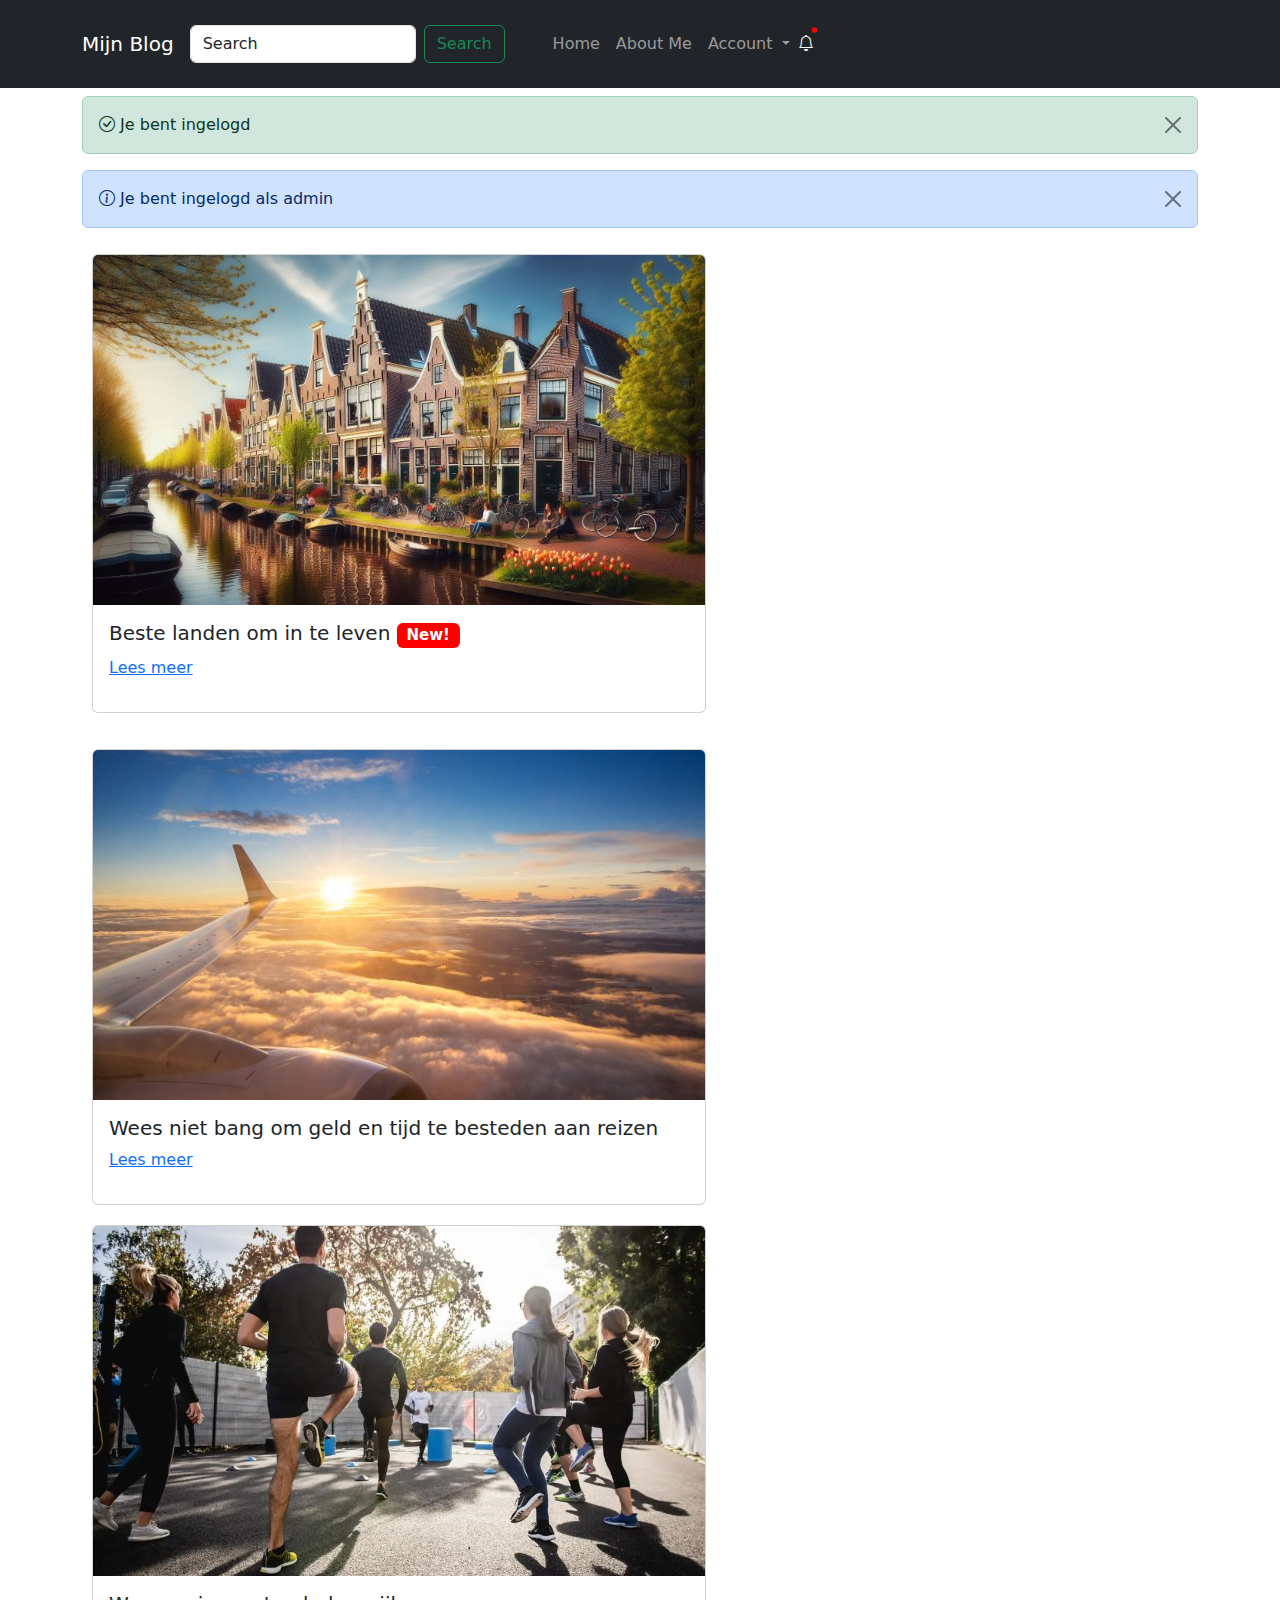
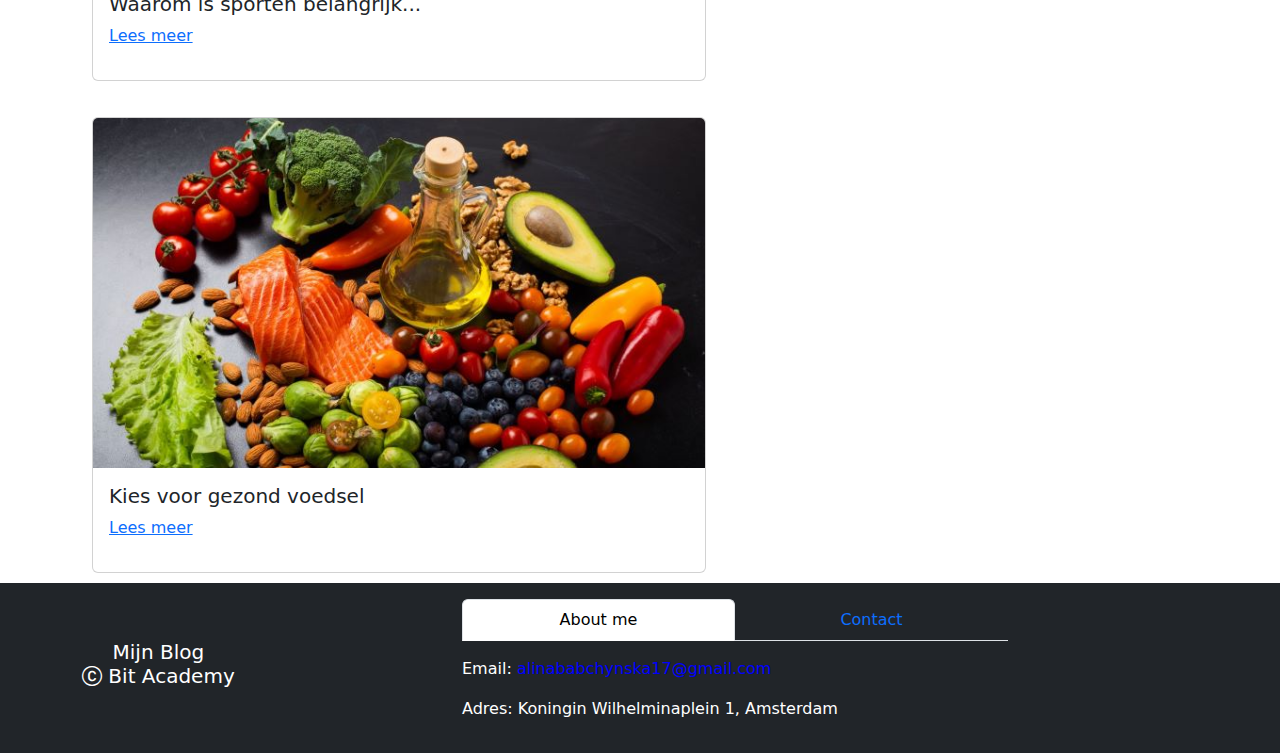
<file: Blog/index.html>
<!DOCTYPE html>
<html lang="en">

<head>
  <meta charset="UTF-8">
  <meta name="viewport" content="width=device-width, initial-scale=1.0">
  <title>Mijn blog</title>
  <link href="https://cdn.jsdelivr.net/npm/bootstrap@5.3.3/dist/css/bootstrap.min.css" rel="stylesheet"
    integrity="sha384-QWTKZyjpPEjISv5WaRU9OFeRpok6YctnYmDr5pNlyT2bRjXh0JMhjY6hW+ALEwIH" crossorigin="anonymous">
    <link rel="stylesheet" href="https://cdn.jsdelivr.net/npm/bootstrap-icons@1.11.3/font/bootstrap-icons.min.css">
  <style>
    .card-img-top {
      aspect-ratio: 16/9;
      object-fit: cover;
      height: 350px;
    }

    @media (max-width: 767.98px) {
      .card .img-fit {
        aspect-ratio: 1.45 / 1;
      }
    }

    .card {
      margin: 10px;
    }


    form {
      padding-right: 40px;
    }
  </style>

</head>

<body>
  <nav class="navbar fixed-top navbar-expand-sm navbar-dark bg-dark">
    <div class="container">
      <a href="#" class="navbar-brand mb-0 h1">Mijn Blog</a>
      <button type="button" data-bs-toggle="collapse" data-bs-target="#navbarNav" class="navbar-toggler"
        aria-controls="navbarNav" aria-expanded="false" aria-label="Toggle navigation">
        <span class="navbar-toggler-icon"></span>
      </button>

      <form class="d-flex">
        <input type="text" class="form-control me-2" value="Search">
        <button type="submit" class="btn btn-outline-success">Search</button>
      </form>

      <div class="collapse navbar-collapse" id="navbarNav">
        <ul class="navbar-nav">
          <li class="nav-item active">
            <a href="#" class="nav-link">
              Home
            </a>
          </li>
          <li class="nav-item ">
            <a href="#" class="nav-link">
              About Me
            </a>
          </li>
          <li class="nav-item dropdown">
            <a href="#" class="nav-link
                    dropdown-toggle" id="navbarDropdown" role="button" data-bs-toggle="dropdown" aria-expanded="false">
              Account
            </a>
            <ul class="dropdown-menu">
              <li><a href="#" class="dropdown-item">Settings</a></li>
              <li><a href="#" class="dropdown-item"  data-bs-toggle="modal" data-bs-target="#staticBackdrop">Log Out</a></li>
            </ul>
          </li>
        </ul>
        <span class="tt" data-bs-toggle="tooltip" data-bs-placement="left" data-bs-title="Er is nieuwe posts" ><i class="bi bi-bell"  style="color: white;"></i></span>
        <i class="bi bi-dot"  style="color:red; font-size: 30px;  margin-bottom: 27px; margin-left: -15px;"></i>

       
      </div>

    </div>
  </nav>


  <div class="modal fade" id="staticBackdrop" tabindex="-1" aria-labelledby="staticBackdropLabel" aria-hidden="true">
    <div class="modal-dialog">
      <div class="modal-content">
        <div class="modal-header">
          <h4 class="modal-title fs-5" id="staticBackdropLabel">Je gaat uitloggen</h4>
          <button type="button" class="btn-close" data-bs-dismiss="modal" aria-label="Close"></button>
        </div>
        <div class="modal-body">
          <p>Niet opgeslagen wijzigingen zouden verloren kunnen gaan. Weet je zeker dat je wil uitloggen?</p>
        </div>
        <div class="modal-footer">
          <button type="button" class=" btn btn-danger btn-close" data-bs-dismiss="modal">Nee</button>
          <button type="button" class="btn btn-success btn-close" data-bs-dismiss="modal">Ja</button>
        </div>
      </div>
    </div>
  </div>


  <div class="container mt-5 pt-5">
    <div class="row">
      <div class="col">
        <div class="alert alert-success alert-dismissible fade show" role="alert">
          <i class="bi bi-check-circle"></i>
          Je bent ingelogd
          <button type="button" class="btn-close" data-bs-dismiss="alert" aria-label="Close">
          </button>
        </div>
      </div>
    </div>

    <div class="row">
      <div class="col">
        <div class="alert alert-primary alert-dismissible fade show" role="alert">
          <i class="bi bi-info-circle"></i>
          Je bent ingelogd als admin
          <button type="button" class="btn-close" data-bs-dismiss="alert" aria-label="Close">
          </button>
        </div>
      </div>
    </div>




    <div class="row g-3">
      <div class="col-md-6" style="width: 650px;">
        <div class="card">

          <div id="myCarousel" class="carousel slide">
            <div class="carousel-inner">
              <div class="carousel-item active">
                <img src="country.jpg" alt="Country" class="card-img-top img-fit">
              </div>
              <div class="carousel-item">
                <img src="country2.jpg" alt="Country" class="card-img-top img-fit">
              </div>
            </div>
          </div>

          <div class="card-body">
            <h5 class="card-title">Beste landen om in te leven <span class="badge"
                style="background-color: red;">New!</span> </h5>

            <p><a href="https://aparthotel.com/nl/blog/beste-land-om-in-te-wonen/">Lees meer</a></p>
          </div>
        </div>
      </div>

      <div class="col-md-6" style="width: 650px;">
        <div class="card">
          <img src="reizen.jpg" alt="Reizen" class="card-img-top">
          <div class="card-body">
            <h5 class="card-title">Wees niet bang om geld en tijd te besteden aan reizen</h5>
            <p><a href="https://www.reisdoc.nl/reizen-zonder-geld/">Lees meer</a></p>
          </div>
        </div>
      </div>
    </div>

    <div class="row g-3">
      <div class="col-md-6" style="width: 650px;">
        <div class="card">
          <img src="sport.jpg" alt="Sport" class="card-img-top img-fit">
          <div class="card-body">
            <h5 class="card-title">Waarom is sporten belangrijk...</h5>
            <p><a href="https://www.fitsociety.nl/fitness/sporten-is-gezond/">Lees meer</a></p>
          </div>
        </div>
      </div>

      <div class="col-md-6" style="width: 650px;">
        <div class="card">
          <img src="eten.jpg" alt="Eten" class="card-img-top">
          <div class="card-body">
            <h5 class="card-title">Kies voor gezond voedsel</h5>
            <p><a
                href="https://www.voedingscentrum.nl/nl/gezond-eten-met-de-schijf-van-vijf/beginnen-met-gezonder-eten.aspx">Lees meer</a></p>
          </div>
        </div>
      </div>
    </div>
  </div>




<footer class="bg-dark text-white py-3">
  <div class="container">
    <div class="row">
      <div class="col-md-4 d-flex align-items-center text-center">
        <h5>
          Mijn Blog <br>
          <i class="bi bi-c-circle" style="color: white;"></i> Bit Academy
        </h5>
      </div>

      <div class="col-md-6">
        <nav>
          <div class="nav nav-tabs" id="nav-tab" role="tablist">
            <button class="nav-link active w-50" id="nav-home-tab" data-bs-toggle="tab" data-bs-target="#nav-home" type="button" role="tab" aria-controls="nav-home" aria-selected="true">About me</button>
            <button class="nav-link w-50" id="nav-profile-tab" data-bs-toggle="tab" data-bs-target="#nav-profile" type="button" role="tab" aria-controls="nav-profile" aria-selected="false">Contact</button>
          </div>
        </nav>
        <div class="tab-content" id="nav-tabContent">
          <div class="tab-pane fade show active" id="nav-home" role="tabpanel" aria-labelledby="nav-home-tab" tabindex="0">
            <p class="mt-3">Email: <span style="color: blue;">alinababchynska17@gmail.com</span></p>
            <p>Adres: Koningin Wilhelminaplein 1, Amsterdam</p>
          </div>
          <div class="tab-pane fade" id="nav-profile" role="tabpanel" aria-labelledby="nav-profile-tab" tabindex="0">
            <p >Ik ben IT'er, tech enthousiast en student bij Bit Academy. Vanuit deze achtergrond probeer ik zo veel mogelijk leren over tech.</p>
          </div>
        </div>
      </div>
    </div>
  </div>
</footer>


  <script src="https://cdn.jsdelivr.net/npm/bootstrap@5.3.3/dist/js/bootstrap.bundle.min.js"
    integrity="sha384-YvpcrYf0tY3lHB60NNkmXc5s9fDVZLESaAA55NDzOxhy9GkcIdslK1eN7N6jIeHz"
    crossorigin="anonymous"></script>
  <script>
    setInterval(function () {
      var carousel = new bootstrap.Carousel(document.querySelector('#myCarousel'));
      carousel.next();
    }, 5000);
    

    const tooltips = document.querySelectorAll('.tt')
    tooltips.forEach(t => {
      new bootstrap.Tooltip(t)
    })


  </script>

</body>

</html>
</file>
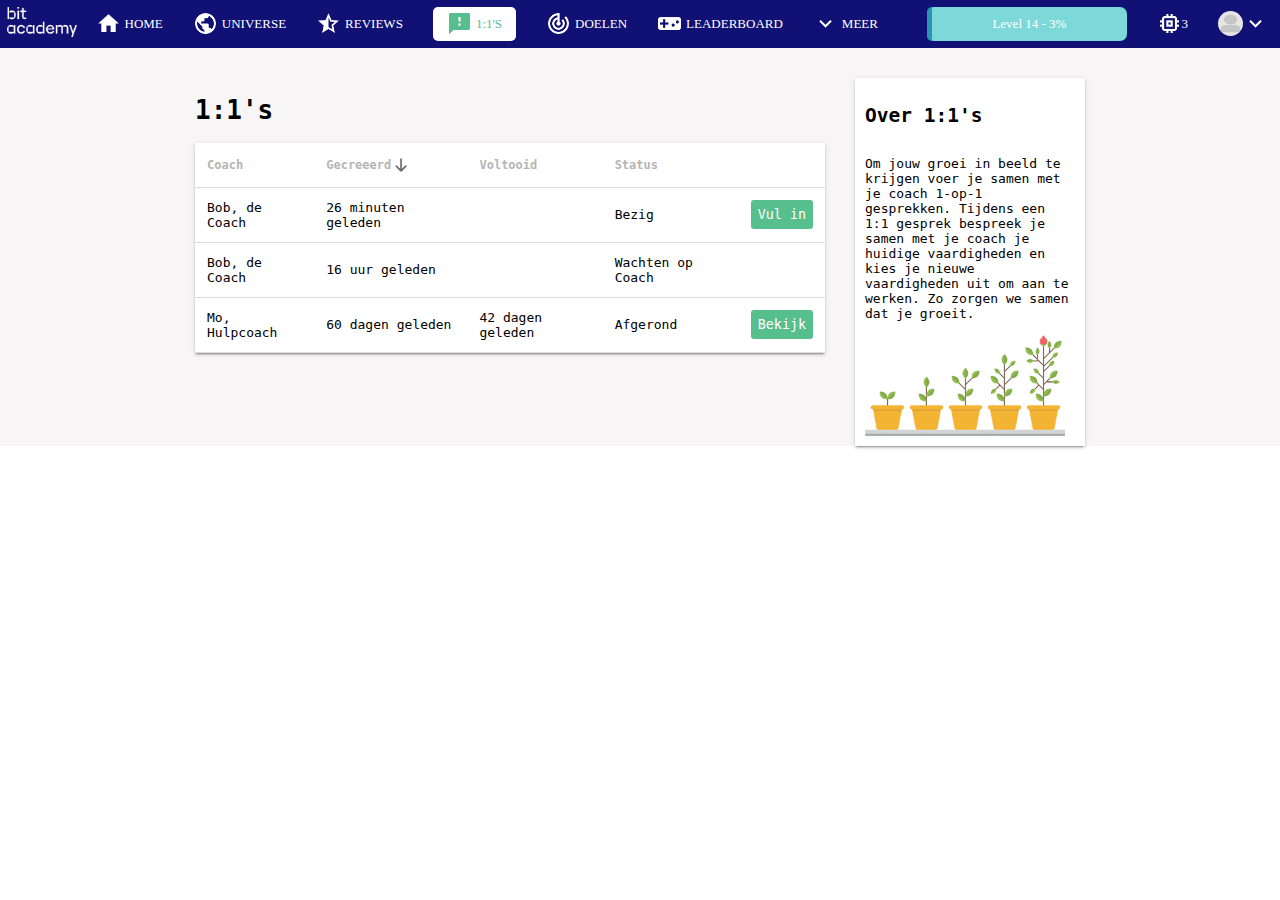
<file: NexEd-Gehacked/index.html>
<!DOCTYPE html>
<html lang="en">
    <head>
        <link rel="stylesheet" href="style.css">
        <title>Bit academy</title>
    </head>
    <body>

        <header>
            <div class="logo">
                <img src="logo_white.png" alt="logo">
            </div>
            <nav>
                <div class="menu-item">
                    <img src="home_icon.png" alt="home">
                    <span>Home</span>
                </div>
                <div class="menu-item">
                    <img src="universe_icon.png" alt="universe">
                    <span>UNIVERSE</span>
                </div>
                <div class="menu-item">
                    <img src="reviews_icon.png" alt="rewiews">
                    <span>REVIEWS</span>
                </div>
                <div class="menu-item active">
                    <img src="feedback_icon.png" alt="feedback">
                    <span>1:1'S</span>
                </div>
                <div class="menu-item">
                    <img src="doelen_icon.png" alt="doelen">
                    <span>DOELEN</span>
                </div>
                <div class="menu-item">
                    <img src="leaderboard_icon.png" alt="leaderboard">
                    <span>LEADERBOARD</span>
                </div>
                <div class="menu-item">
                    <img src="meer_icon.png" alt="meer">
                    <span>MEER</span>
                </div>
            </nav>

            <div class="profile">
               <div class="progress-bar">
                <div class="progress"></div>
                <span> Level 14 - 3%</span>
               </div>

               <div class="credits">
                <img src="credits_icon.png" alt="credits">
                <span>3</span>
               </div>
               
               <div class="user">
                <img src="profile.png" alt="profile">
                <img src="meer_icon.png" alt="meer">
               </div>
            </div>

        </header>

        <div class="main">
            <div class="container">
                <div class="left">
                    <h1>1:1's</h1>
                    <table>
                        <tr>
                            <th>Coach</th>
                            <th class="arrow">Gecreeerd<img src="free-icon-arrow-14736827.png" alt="arrow"></th>
                            <th>Voltooid</th>
                            <th>Status</th>
                            <th></th>
                        </tr>
                        <tr>
                            <td>Bob, de Coach</td>
                            <td>26 minuten geleden</td>
                            <td></td>
                            <td>Bezig</td>
                            <td><input type="submit" class="button" value="Vul in"></td> 
                        </tr>
                        <tr>
                            <td>Bob, de Coach</td>
                            <td>16 uur geleden</td>
                            <td></td>
                            <td>Wachten op Coach</td>
                            <td></td>
                        </tr>
                        <tr>
                            <td>Mo, Hulpcoach</td>
                            <td>60 dagen geleden</td>
                            <td>42 dagen geleden</td>
                            <td>Afgerond</td>
                            <td><input type="submit" class="button" value="Bekijk"></td>
                        </tr>
                    </table>
                </div>

                <div class="right">
                    <h2>Over 1:1's</h2>
                    <p>
                        Om jouw groei in beeld te krijgen voer je samen met je coach 1-op-1 gesprekken. 
                        Tijdens een 1:1 gesprek bespreek je samen met je coach je huidige vaardigheden en kies je nieuwe vaardigheden uit om aan te werken.
                        Zo zorgen we samen dat je groeit.
                    </p>
                    <img src="growth.png" alt="groei">
                </div>

            </div>
        </div>
    </body>
</html>
</file>
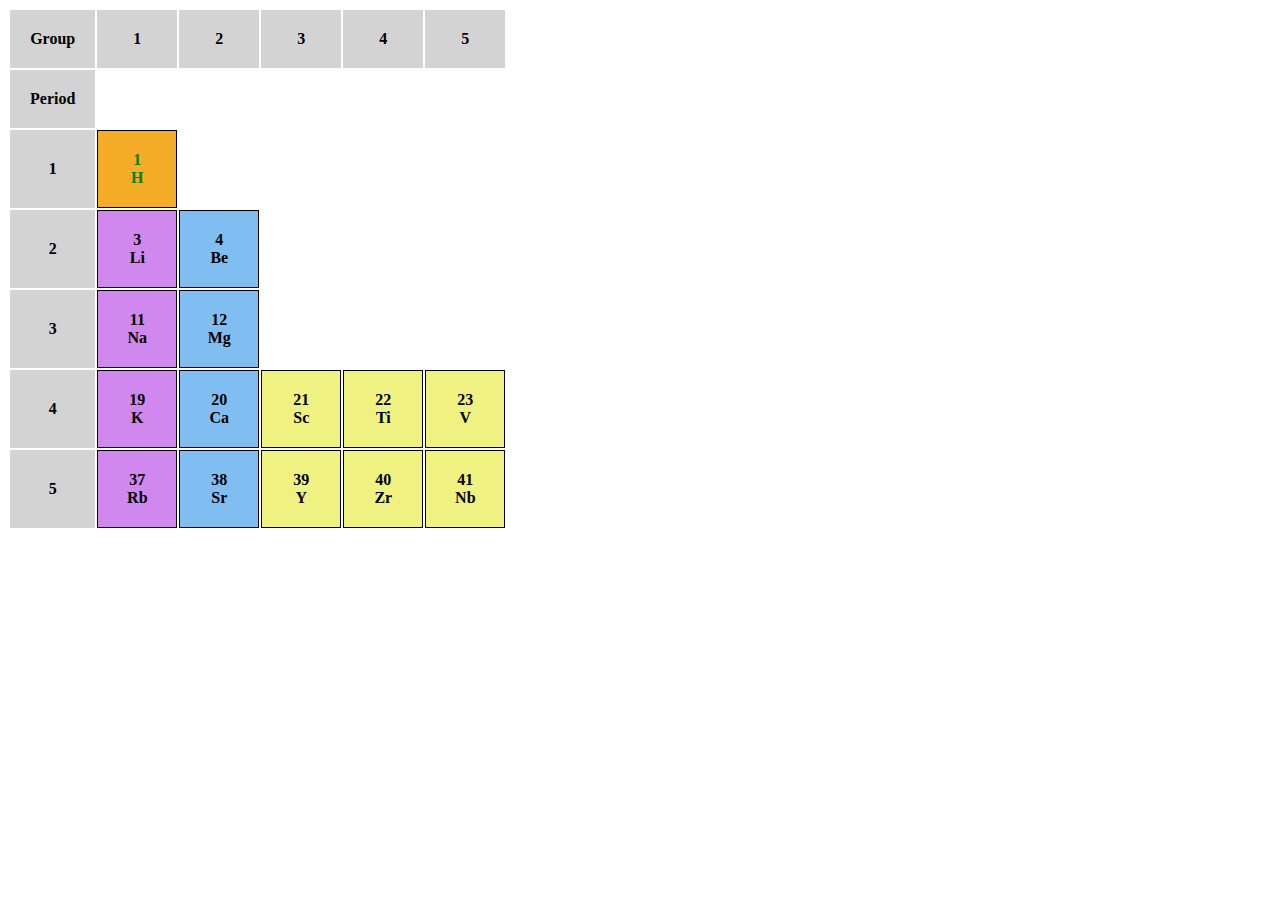
<file: periodic_table/periodic_table.html>
<!DOCTYPE html>
<html>
    <head>
        <title>Periodieke systeem</title>
        <link rel="stylesheet" href="style.css">
    </head>
    <body>
        <table>
            <tr>
                <th class="bigone">Group</th>
                <th class="bigone">1</th>
                <th class="bigone">2</th>
                <th class="bigone">3</th>
                <th class="bigone">4</th>
                <th class="bigone">5</th>
            </tr>

            <tr>
                <th class="grey">Period</th>
            </tr>
            
            <tr>
                <th class="grey">1</th>
                <td class="orange"><a href="https://nl.wikipedia.org/wiki/Waterstof_(element)"><span>1<br>H</span></a></td>
            </tr>

            <tr>
                <th class="grey">2</th>
                <td class="pink"><a href="https://nl.wikipedia.org/wiki/Lithium_(element)">3<br>Li</a></td>

                <td class="blue"><a href="https://en.wikipedia.org/wiki/Beryllium">4<br>Be</a></td>
            </tr>

            <tr>
                <th class="grey">3</th>
                <td class="pink"><a href="https://nl.wikipedia.org/wiki/Natrium" target="_blank">11<br>Na</a></td>

                <td class="blue"><a href="https://nl.wikipedia.org/wiki/Magnesium" target="_blank">12<br>Mg</a></td>
            </tr>

            <tr>
                <th class="grey">4</th>
                <td class="pink"><a href="https://nl.wikipedia.org/wiki/Kalium" target="_blank">19<br>K</a></td>

                <td class="blue"><a href="https://nl.wikipedia.org/wiki/Calcium" target="_blank">20<br>Ca</a></td>

                <td class="sun"><a href="https://nl.wikipedia.org/wiki/Scandium" target="_blank">21<br>Sc</a></td>

                <td class="sun"><a href="https://nl.wikipedia.org/wiki/Titanium" target="_blank">22<br>Ti</a></td>

                <td class="sun"><a href="https://nl.wikipedia.org/wiki/Vanadium" target="_blank">23<br>V</a></td>
            </tr>

            <tr>
                <th class="grey">5</th>

                <td class="pink"><a href="https://nl.wikipedia.org/wiki/Rubidium" target="_blank">37 Rb</a></td>

                <td class="blue"><a href="https://nl.wikipedia.org/wiki/Strontium" target="_blank">38<br>Sr</a></td>

                <td class="sun"><a href="https://nl.wikipedia.org/wiki/Yttrium" target="_blank">39<br>Y</a></td>

                <td class="sun"><a href="https://nl.wikipedia.org/wiki/Zirkonium" target="_blank">40<br>Zr</a></td>

                <td class="sun"><a href="https://nl.wikipedia.org/wiki/Niobium" target="_blank">41<br>Nb</a></td>
            </tr>

               
        </table>
    </body>
</html>
</file>
<file: NexEd-Gehacked/style.css>
body {
    margin: 0;
}

header {
    background-color: rgb(16, 16, 117);
    color: white;
    display: flex;
    justify-content: space-between;
    padding: 7px;
    font-family: Cambria, Cochin, Georgia, Times, 'Times New Roman', serif;
    font-size: small;
}

nav {
    display: flex;

}

.logo img {
    width: 70px;
}

.menu-item {
    display: flex;
    align-items: center;
    margin-right: 30px;
}

.menu-item img {
    width: 25px;
}

.menu-item span {
    text-transform: uppercase;
    margin-left: 4px;
}

.active{
    color: #57be8e;
    background-color: white;
    padding: 4px 14px 4px 14px;
    border-radius: 5px;
}

.profile{
    display: flex;
    margin-right: 0;
}

.credits img{
    width: 25px;
}

.credits{
    display: flex;
    align-items: center;
    margin-right: 30px;
}

.user img:first-child{
    width: 25px;
    height: 25px;
    border-radius: 50%;
}

.user img:nth-child(2){
    width: 25px;
}

.user{
    display: flex;
    align-items: center;
    margin-right: 5px;
}

.progress-bar {
    display: flex;
    background-color: #7dd9d9;
    width: 200px;
    border-radius: 7px;
    align-items: center;
    margin-right: 30px;
}

.progress-bar span {
    width: 100%;
    text-align: center;
}

.progress {
    background-color: #2995b5;
    width: 3%;
    height: 100%;
    border-radius: 7px 0 0 7px;
}



.main{
    display: flex;
    justify-content: center;
    background-color: #f7f5f5;
}

.container{
    display: flex;
    flex-direction: row;
    margin-top: 30px;
}

.left{
    margin-right: 30px;
    font-family: monospace;
}

table{
    width: 630px;
    height: 180px;
    background-color: white;
    box-shadow: 0 3px 1px -2px #0003, 0 2px 2px #00000024, 0 1px 5px #0000001f;
    text-align: left;
    border-spacing:0;
}

th, td{
    border-bottom: 1px solid #ddd;
    padding: 12px;
   
}

th{
    color: #b5b5b5;
    font-size: small;
}

th img{
    width: 20px;
}

.arrow{
    display: flex;
    align-items: center;
}

.button{
    background-color: #57be8e;
    color: white;
    border: none;
    border-radius: 3px;
    font-family: monospace;
    padding: 7px;
}


.right{
    display: flex;
    flex-direction: column;
    background-color: white;
    padding: 10px;
    box-shadow: 0 3px 1px -2px #0003, 0 2px 2px #00000024, 0 1px 5px #0000001f;
    font-family: monospace;
}

.right p{
    width: 210px;
}

.right img{
    width: 200px;
}
</file>
<file: periodic_table/style.css>
.grey{
width: 30px;
padding: 20px;
margin: 10px;
border: 0cap;
background-color: lightgrey;
}

.bigone{
width: 40px;
padding: 20px;
margin: 10px;
border: 0cap;
background-color: lightgrey;
}

.orange{
color: green;    
width: 30px;
padding: 20px;
text-align: center;
margin: 10px;
border: 1px solid black;
background-color: rgb(245, 173, 40);
font-weight: bolder;
}

.pink{
width: 30px;
padding: 20px;
text-align: center;
margin: 10px;
border: 1px solid black;
background-color: rgb(209, 136, 238);
font-weight: bolder;
}

.blue{
 width: 30px;
 padding: 20px;
 text-align: center;
 margin: 10px;
 border: 1px solid black;
 background-color:rgb(128, 190, 241);
 font-weight: bolder;
}

.sun{  
 max-height: 35px;   
 width: 30px;
 padding: 20px;
 text-align: center;
 
 border: 1px solid black;
 background-color:rgb(239, 241, 128);
 font-weight: bolder;
}

a{
color: black;
text-decoration: none;
}

span{
    color: green;
}

td:hover{
background-color: rgb(96, 243, 52);
cursor: pointer;
}
</file>
